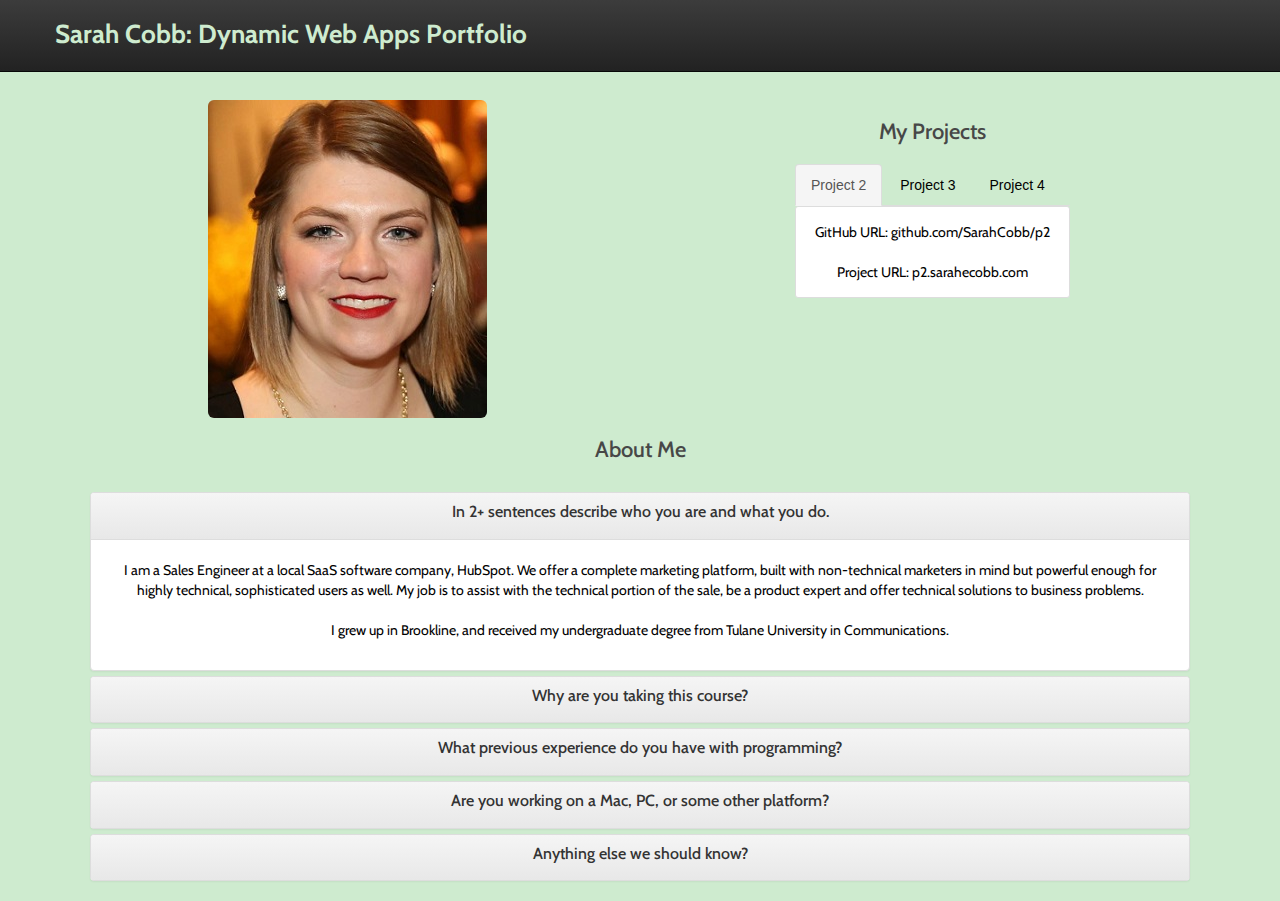
<file: index.html>
<!DOCTYPE html>
<html lang="en">

<head>
    <meta charset="utf-8">
    <link rel='stylesheet' type='text/css' href="css/bootstrap.min.css">
    <link rel='stylesheet' type='text/css' href="css/bootstrap-theme.min.css">
    <script src="http://ajax.googleapis.com/ajax/libs/jquery/1.11.1/jquery.min.js">
    </script>
    <script type='text/JavaScript' src="js/bootstrap.min.js"></script>
    <link href='http://fonts.googleapis.com/css?family=Cabin:400,400italic' rel='stylesheet' type='text/css'>
    <link rel='stylesheet' type='text/css' href='p1.css'>
    <title>
        Sarah Cobb Project 1
    </title>
</head>

<body>
    <div class="container">
        <nav role="navigation" class="navbar navbar-inverse navbar-fixed-top">
            <div class="container-fluid">
                <!-- Brand and toggle get grouped for better mobile display -->
                <div class="navbar-header">
                    <h1 style="text-align:center">Sarah Cobb: Dynamic Web Apps Portfolio</h1>
                </div>
                <!-- Collection of nav links and other content for toggling -->
                <div id="navbarCollapse" class="collapse navbar-collapse">
                </div>
            </div>
        </nav>
        <div class="row">
            <div class="col-md-6">
                <div class="top">
                    <div class="row text-center">
                        <img src="headshot.jpg" class="img-rounded" alt="sarah cobb headshot" />
                    </div>
                </div>
            </div>
            <div class="col-md-6">
                <div class="top">
                    <div class="row text-center">
                        <h2>
                My Projects
              </h2>
                        <div class="tab-container">
                            <ul class="nav nav-tabs center-block">
                                <li class="active"><a data-toggle="tab" href="#project2">Project 2</a>
                                </li>
                                <li><a data-toggle="tab" href="#project3">Project 3</a>
                                </li>
                                <li><a data-toggle="tab" href="#project4">Project 4</a>
                                </li>
                            </ul>
                            <div class="tab-content">
                                <div id="project2" class="tab-pane fade in active">
                                    <p>
                                        GitHub URL: <a href="https://github.com/SarahCobb/p2">github.com/SarahCobb/p2</a>
                                    </p>
                                    <p>
                                        Project URL: <a href="http://p2.sarahecobb.com/">p2.sarahecobb.com</a>
                                    </p>
                                </div>
                                <div id="project3" class="tab-pane fade">
                                    <p>
                                        GitHub URL: <a href="https://github.com/SarahCobb/p3">github.com/SarahCobb/p3</a>
                                    </p>
                                    <p>
                                        Project URL: <a href="http://p3.sarahecobb.com/">p3.sarahecobb.com</a>
                                    </p>
                                </div>
                                <div id="project4" class="tab-pane fade">
                                    <p>
                                        GitHub URL: <a href="https://github.com/SarahCobb/p4">github.com/SarahCobb/p4</a>
                                    </p>
                                    <p>
                                        Project URL: <a href="http://p4.sarahecobb.com/">p4.sarahecobb.com</a>
                                    </p>
                                </div>
                            </div>
                        </div>
                    </div>
                </div>
            </div>
        </div>
            <div class="row">
                <div class="col-md-12">
                    <h2>
            About Me
          </h2>
                    <div class="accordion-container">
                        <div id="accordion" class="panel-group">
                            <div class="panel panel-default">
                                <div class="panel-heading">
                                    <h3 class="panel-title">
                <a data-toggle="collapse" data-parent="#accordion" href="#collapseOne">In 2+ sentences describe who you are and what you do.</a>
            </h3>
                                </div>
                                <div id="collapseOne" class="panel-collapse collapse in">
                                    <div class="panel-body">
                                        <p>I am a Sales Engineer at a local SaaS software company, HubSpot. We offer a complete marketing platform, built with non-technical marketers in mind but powerful enough for highly technical, sophisticated users as well. My job is to assist with the technical portion of the sale, be a product expert and offer technical solutions to business problems.</p>
                                        <p>I grew up in Brookline, and received my undergraduate degree from Tulane University in Communications.</p>
                                    </div>
                                </div>
                            </div>
                            <div class="panel panel-default">
                                <div class="panel-heading">
                                    <h3 class="panel-title">
                <a data-toggle="collapse" data-parent="#accordion" href="#collapseTwo">Why are you taking this course?</a>
            </h3>
                                </div>
                                <div id="collapseTwo" class="panel-collapse collapse">
                                    <div class="panel-body">
                                        <p>
                                            Since I am now employed in a technical position, and did not study programming in college, I am here to beef up my server side programming skills. Mastering these skills will help me advance in my career.
                                        </p>
                                    </div>
                                </div>
                            </div>
                            <div class="panel panel-default">
                                <div class="panel-heading">
                                    <h3 class="panel-title">
                <a data-toggle="collapse" data-parent="#accordion" href="#collapseThree">What previous experience do you have with programming?</a>
            </h3>
                                </div>
                                <div id="collapseThree" class="panel-collapse collapse">
                                    <div class="panel-body">
                                        <p>
                                            I have studied light JavaScript (and by extension, jQuery) independently for the last few years, and completed part of Harvard's CS50 programming course last fall, but had to withdraw due to personal circumstances. Due to the nature of my day to day job, I conceptually have a firm grasp of most major programming constructs and popular methods of software integration such as REST APIs, JSON output, and webhooks. I'm looking forward to developing a practical understanding of these constructs throughout the semester.
                                        </p>
                                    </div>
                                </div>
                            </div>
                            <div class="panel panel-default">
                                <div class="panel-heading">
                                    <h3 class="panel-title">
                <a data-toggle="collapse" data-parent="#accordion" href="#collapseFour">Are you working on a Mac, PC, or some other platform?</a>
            </h3>
                                </div>
                                <div id="collapseFour" class="panel-collapse collapse">
                                    <div class="panel-body">
                                        <p>
                                            I use a Macbook Air.
                                        </p>
                                    </div>
                                </div>
                            </div>
                            <div class="panel panel-default">
                                <div class="panel-heading">
                                    <h3 class="panel-title">
                <a data-toggle="collapse" data-parent="#accordion" href="#collapseFive">Anything else we should know?</a>
            </h3>
                                </div>
                                <div id="collapseFive" class="panel-collapse collapse">
                                    <div class="panel-body">
                                        <p>
                                            I live in Arlington with my boyfriend and have one younger sister, who lives in Somerville. We love playing Mario Kart and brewing craft beer in our spare time!
                                        </p>
                                    </div>
                                </div>
                            </div>
                        </div>
                    </div>
                </div>
            </div>
        </div>
</body>

</html>
</file>
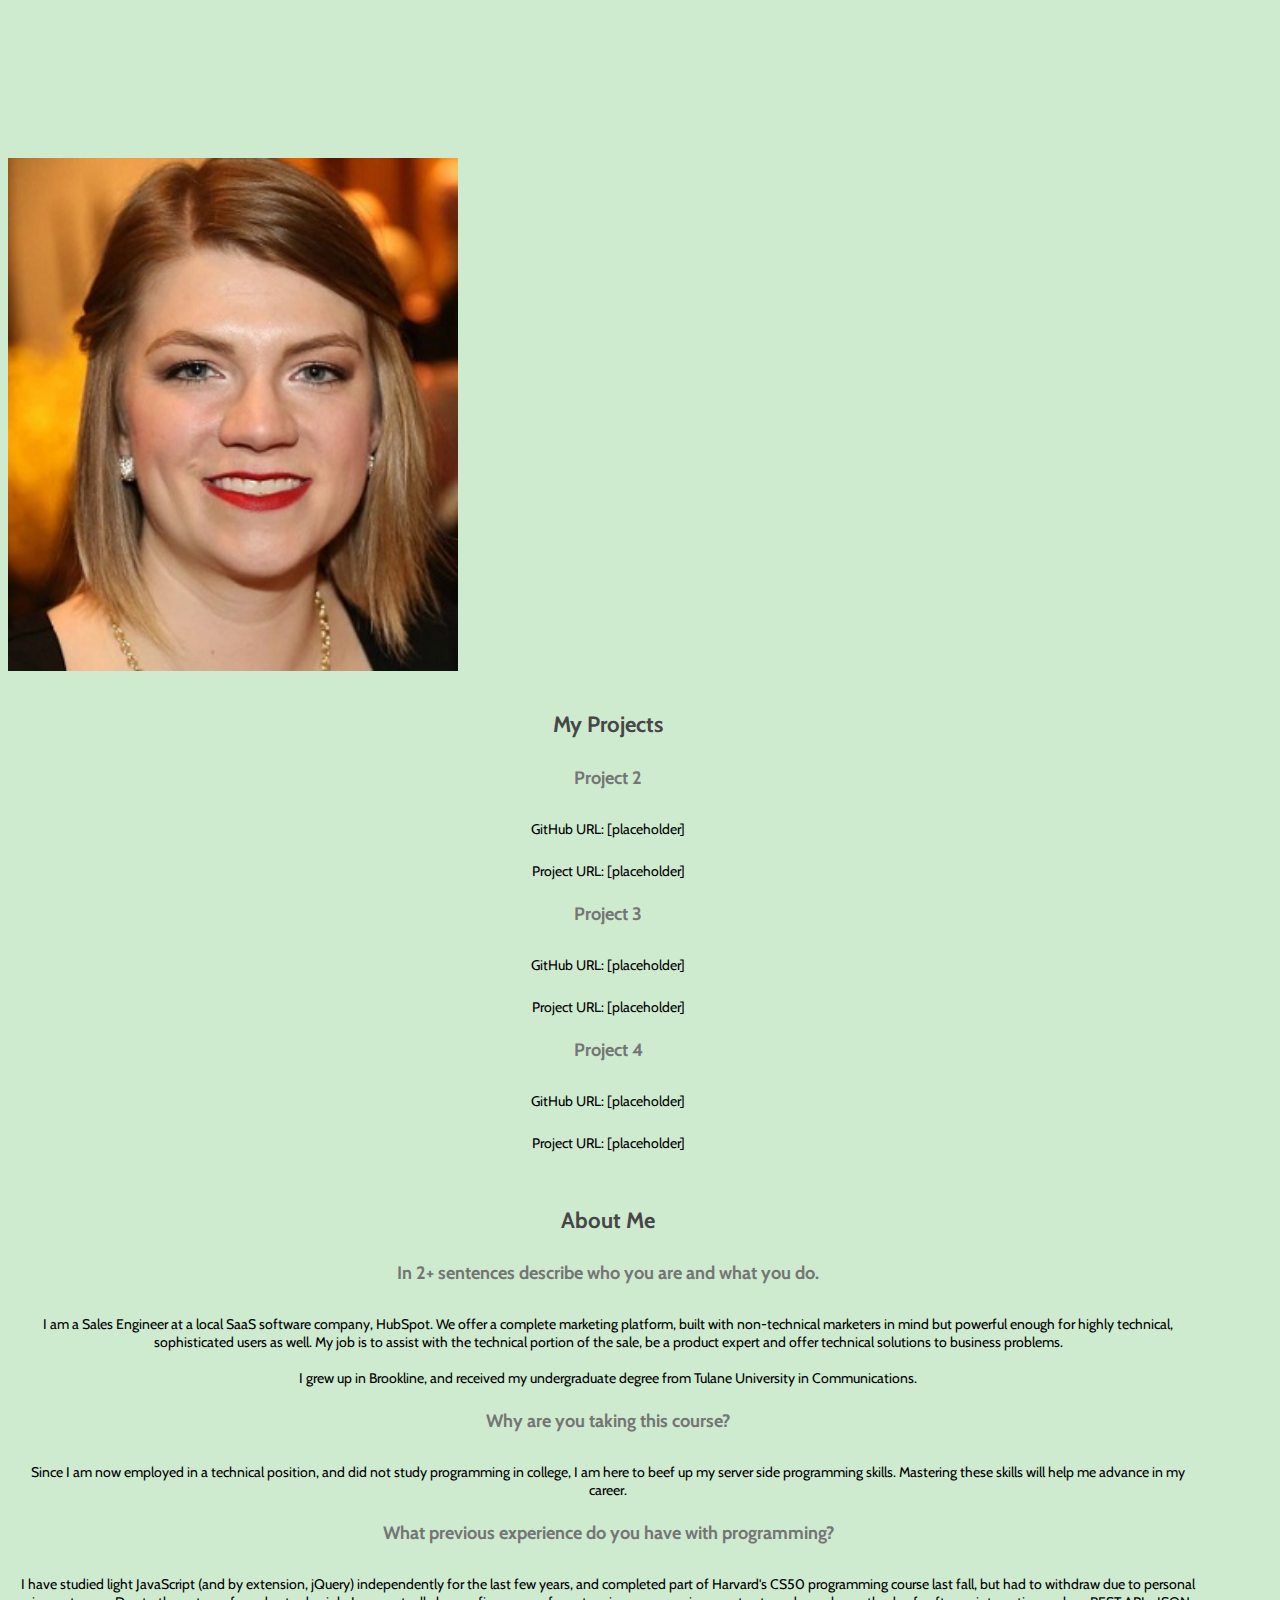
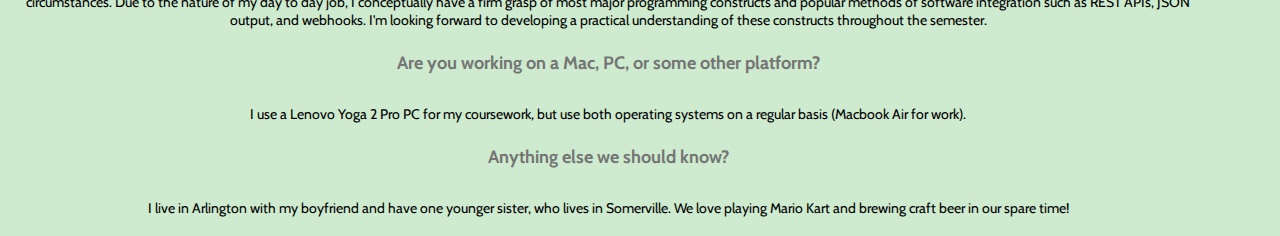
<file: p1.html>
<!DOCTYPE html>
<html lang="en">
<head>
	<link href='http://fonts.googleapis.com/css?family=Cabin:400,400italic' rel='stylesheet' type='text/css'>
	<link rel="stylesheet" type="text/css" href="p1.css">
	<title>Sarah Cobb Project 1</title>
</head>
	<body>
		<div>
		<h1>Sarah Cobb</h1>
		<h1>Dynamic Web App Portfolio</h1><br>
	  		<img src="headshot.jpg" alt="sarah cobb headshot" width="450px"/><br>
		  	<br>
		  	<h2>My Projects</h2>
		  		<h3>Project 2</h3>
		  			<p>GitHub URL: [placeholder]</p>
		  			<p>Project URL: [placeholder]</p>
			  	<h3>Project 3</h3>
			  		<p>GitHub URL: [placeholder]</p>
			  		<p>Project URL: [placeholder]</p>
			  	<h3>Project 4</h3>
			  		<p>GitHub URL: [placeholder]</p>
			  		<p>Project URL: [placeholder]</p>
			<br>
			<h2>About Me</h2>
				<h3>In 2+ sentences describe who you are and what you do.</h3>
					<p>I am a Sales Engineer at a local SaaS software company, HubSpot. We offer a complete marketing platform, built with non-technical marketers in mind but powerful enough for highly technical, sophisticated users as well. My job is to assist with the technical portion of the sale, be a product expert and offer technical solutions to business problems.<br><br>I grew up in Brookline, and received my undergraduate degree from Tulane University in Communications.</p>
				<h3>Why are you taking this course?</h3>
					<p>Since I am now employed in a technical position, and did not study programming in college, I am here to beef up my server side programming skills. Mastering these skills will help me advance in my career.</p>
				<h3>What previous experience do you have with programming?</h3>
					<p>I have studied light JavaScript (and by extension, jQuery) independently for the last few years, and completed part of Harvard's CS50 programming course last fall, but had to withdraw due to personal circumstances. Due to the nature of my day to day job, I conceptually have a firm grasp of most major programming constructs and popular methods of software integration such as REST APIs, JSON output, and webhooks. I'm looking forward to developing a practical understanding of these constructs throughout the semester.</p> 
				<h3>Are you working on a Mac, PC, or some other platform?</h3>
					<p>I use a Lenovo Yoga 2 Pro PC for my coursework, but use both operating systems on a regular basis (Macbook Air for work).</p>
				<h3>Anything else we should know?</h3>
					<p>I live in Arlington with my boyfriend and have one younger sister, who lives in Somerville. We love playing Mario Kart and brewing craft beer in our spare time!</p>
			</div>
	</body>
</html>
</file>
<file: p1.css>
body {
	background: #CEEBCF;
}

div {
	max-width: 1200px;
}

h1 {
	color: #CEEBCF;
	font-size: 26px;
	font-weight: bold;
	padding-bottom: 12px;
	text-align: center;
	font-family: 'Cabin', sans-serif;
}

h2 {
	color: #474747;
	font-size:22px;
	padding-bottom: 10px;
	text-align: center;
	font-family: 'Cabin', sans-serif;
}

h3 {
	color: #757575;
	font-size: 18px;
	padding-bottom: 8px;
	text-align: center;
	font-family: 'Cabin', sans-serif;
}

p {
	color: #000;
	font-size: 14px;
	padding: 5px;
	text-align: center;
	font-family: 'Cabin', sans-serif;
}

a {
	color: #000;
}

a:hover {
	color: #000;
}

img {
	padding: 0px;
}

.accordion-container{
	margin: 20px;
}

.tab-container {
	margin-left: auto;
	margin-right: auto;
	max-width: 275px;
}

.nav-tabs {
	max-width: 275px;
}

.nav-tabs>li.active>a {
	background-color: #f5f5f5;
}

.nav-tabs>li.active>a:hover {
	background-color: #f5f5f5;
}

.top {
	margin-top:100px;
}

.tab-content {
	border-radius:3px;
	border: 1px solid #ddd;
	background: #fff;
	padding-top: 10px;
}
</file>
